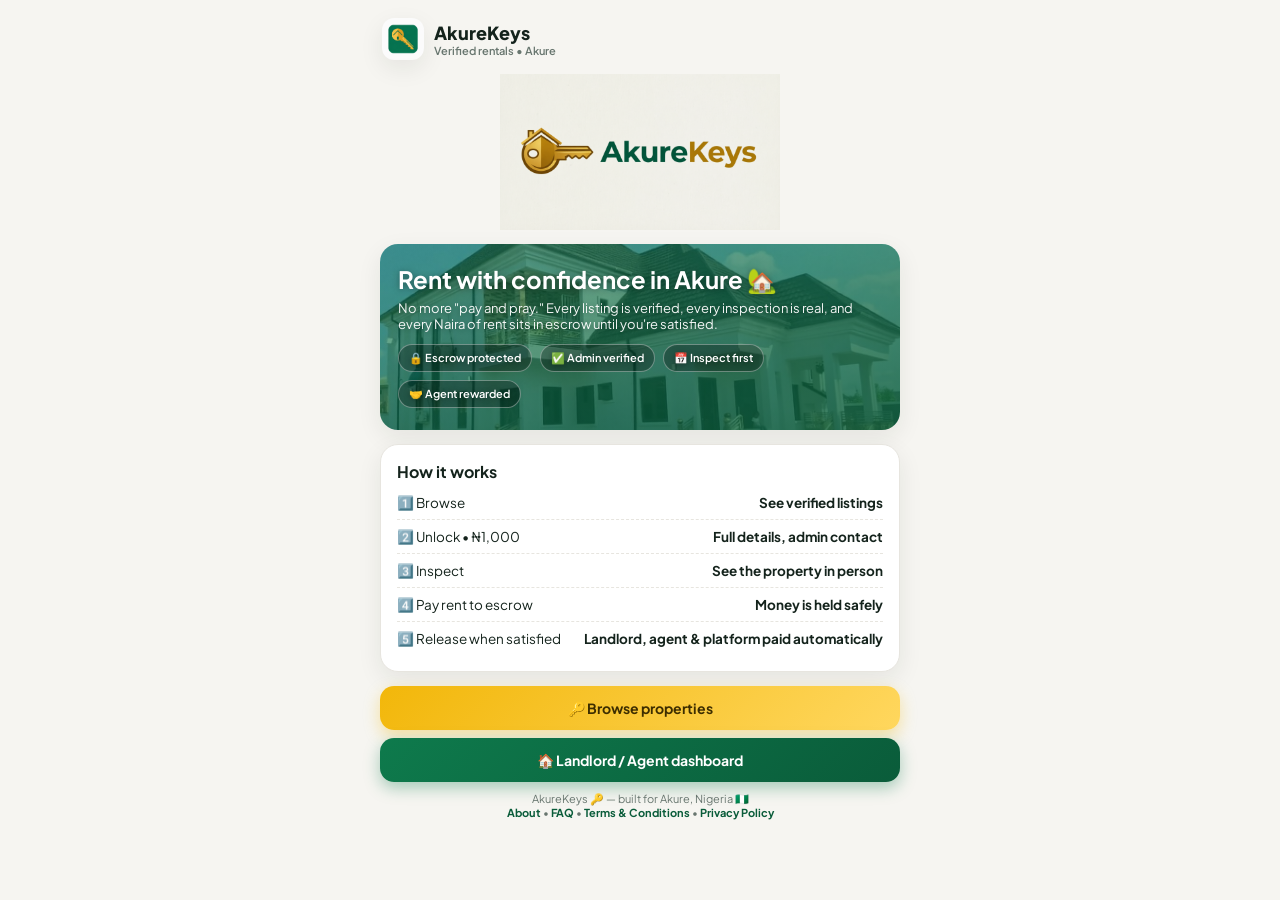
<file: index.html>
<!DOCTYPE html>
<html>
<head>
<meta charset="utf-8">
<meta name="viewport" content="width=device-width, initial-scale=1">
<title>AkureKeys — Rent with confidence</title>
<link rel="stylesheet" href="/akure.css">
<link rel="icon" href="/icon.png">
<style>.footer a{color:var(--brand-dark);font-weight:700;text-decoration:none}</style>
</head>
<body>
<div class="wrap">
<div class="topbar">
 <div class="logo">🔑</div>
 <div class="brand">AkureKeys<small>Verified rentals • Akure</small></div>
</div>
<img class="brandlogo" src="/logo.png" alt="AkureKeys">
<div class="hero">
 <h1>Rent with confidence in Akure 🏡</h1>
 <p>No more "pay and pray." Every listing is verified, every inspection is real, and every Naira of rent sits in escrow until you're satisfied.</p>
 <div class="chips"><span class="chip">🔒 Escrow protected</span><span class="chip">✅ Admin verified</span><span class="chip">📅 Inspect first</span><span class="chip">🤝 Agent rewarded</span></div>
</div>
<div class="card">
 <h2>How it works</h2>
 <div class="rowline"><span>1️⃣ Browse</span><b>See verified listings</b></div>
 <div class="rowline"><span>2️⃣ Unlock • ₦1,000</span><b>Full details, admin contact</b></div>
 <div class="rowline"><span>3️⃣ Inspect</span><b>See the property in person</b></div>
 <div class="rowline"><span>4️⃣ Pay rent to escrow</span><b>Money is held safely</b></div>
 <div class="rowline"><span>5️⃣ Release when satisfied</span><b>Landlord, agent & platform paid automatically</b></div>
</div>
<a href="/browse.html" style="text-decoration:none"><button class="btn btn-gold">🔑 Browse properties</button></a>
<a href="/dashboard.html" style="text-decoration:none"><button class="btn btn-primary">🏠 Landlord / Agent dashboard</button></a>
<div class="footer">
 AkureKeys 🔑 — built for Akure, Nigeria 🇳🇬<br>
 <a href="/about.html">About</a> • <a href="/faq.html">FAQ</a> • <a href="/terms.html">Terms & Conditions</a> • <a href="/privacy.html">Privacy Policy</a>
</div>
</div>
</body>
</html>
</file>
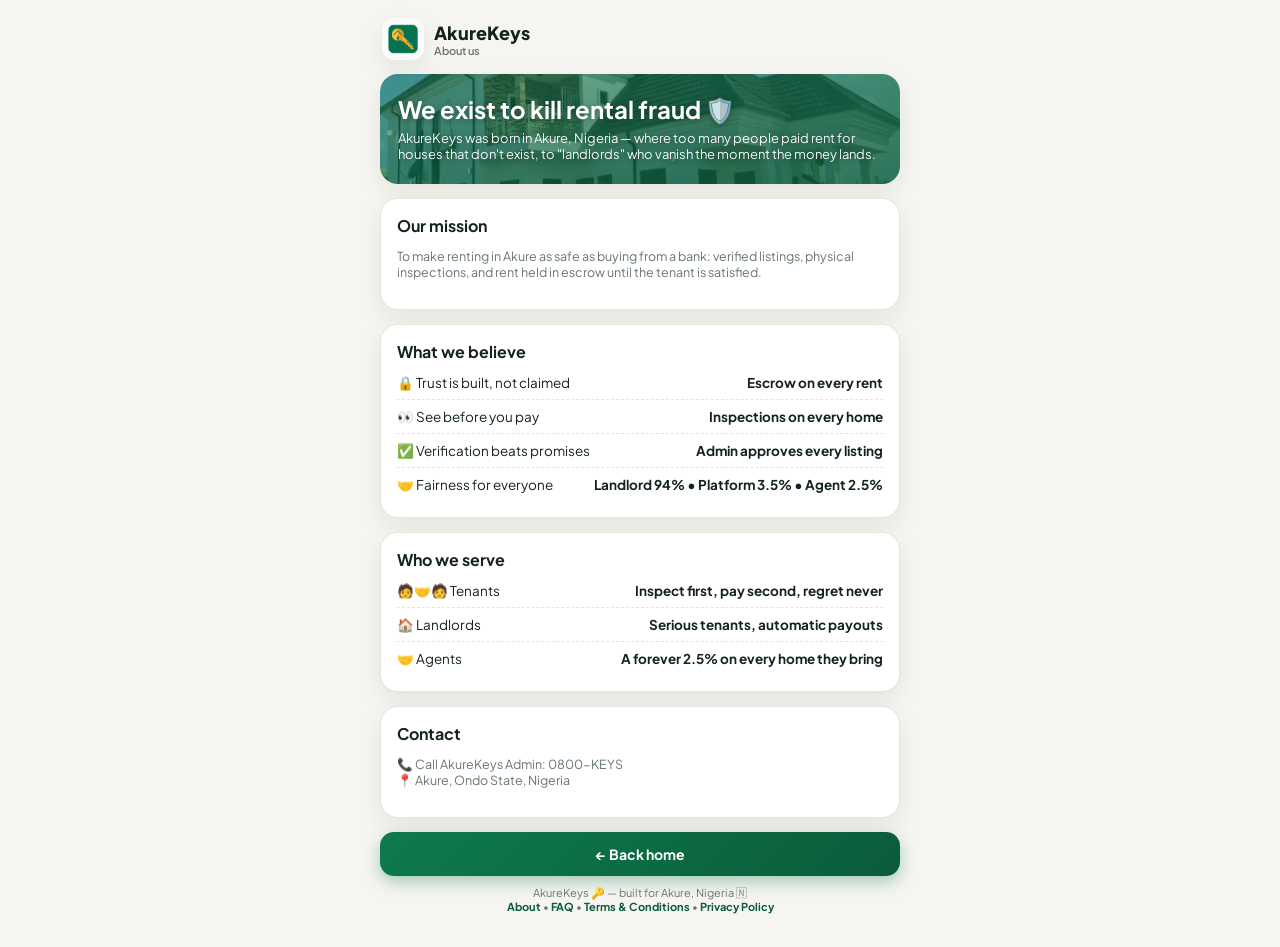
<file: about.html>
<!DOCTYPE html>
<html>
<head>
<meta charset="utf-8">
<meta name="viewport" content="width=device-width, initial-scale=1">
<title>About — AkureKeys</title>
<link rel="stylesheet" href="/akure.css">
<style>.footer a{color:var(--brand-dark);font-weight:700;text-decoration:none}</style>
</head>
<body>
<div class="wrap">
<div class="topbar">
 <div class="logo">🔑</div>
 <div class="brand">AkureKeys<small>About us</small></div>
</div>
<div class="hero">
 <h1>We exist to kill rental fraud 🛡️</h1>
 <p>AkureKeys was born in Akure, Nigeria — where too many people paid rent for houses that don't exist, to "landlords" who vanish the moment the money lands.</p>
</div>
<div class="card">
 <h2>Our mission</h2>
 <p class="muted">To make renting in Akure as safe as buying from a bank: verified listings, physical inspections, and rent held in escrow until the tenant is satisfied.</p>
</div>
<div class="card">
 <h2>What we believe</h2>
 <div class="rowline"><span>🔒 Trust is built, not claimed</span><b>Escrow on every rent</b></div>
 <div class="rowline"><span>👀 See before you pay</span><b>Inspections on every home</b></div>
 <div class="rowline"><span>✅ Verification beats promises</span><b>Admin approves every listing</b></div>
 <div class="rowline"><span>🤝 Fairness for everyone</span><b>Landlord 94% • Platform 3.5% • Agent 2.5%</b></div>
</div>
<div class="card">
 <h2>Who we serve</h2>
 <div class="rowline"><span>🧑🤝🧑 Tenants</span><b>Inspect first, pay second, regret never</b></div>
 <div class="rowline"><span>🏠 Landlords</span><b>Serious tenants, automatic payouts</b></div>
 <div class="rowline"><span>🤝 Agents</span><b>A forever 2.5% on every home they bring</b></div>
</div>
<div class="card">
 <h2>Contact</h2>
 <p class="muted">📞 Call AkureKeys Admin: 0800-KEYS<br>📍 Akure, Ondo State, Nigeria</p>
</div>
<a href="/" style="text-decoration:none"><button class="btn btn-primary">← Back home</button></a>
<div class="footer">
 AkureKeys 🔑 — built for Akure, Nigeria 🇳<br>
 <a href="/about.html">About</a> • <a href="/faq.html">FAQ</a> • <a href="/terms.html">Terms & Conditions</a> • <a href="/privacy.html">Privacy Policy</a>
</div>
</div>
</body>
</html>
</file>
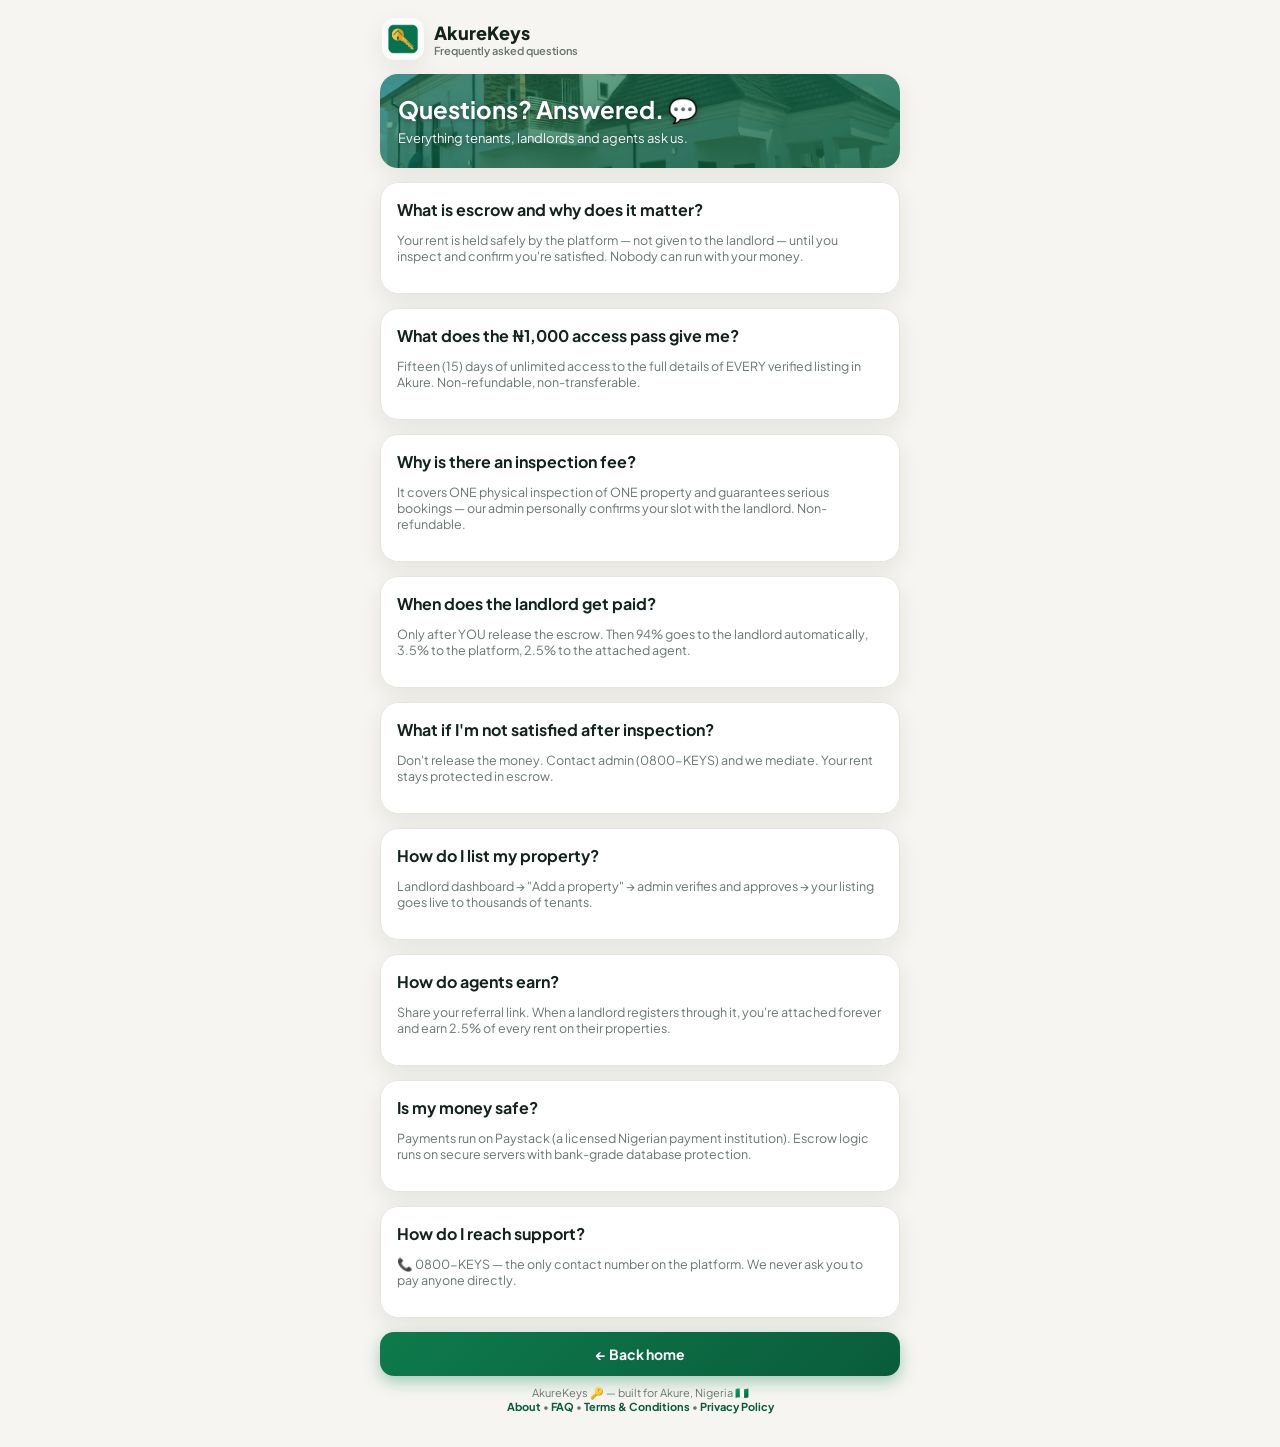
<file: faq.html>
<!DOCTYPE html>
<html>
<head>
<meta charset="utf-8">
<meta name="viewport" content="width=device-width, initial-scale=1">
<title>FAQ — AkureKeys</title>
<link rel="stylesheet" href="/akure.css">
<style>.footer a{color:var(--brand-dark);font-weight:700;text-decoration:none}.q{margin:0 0 4px;font-size:15px}</style>
</head>
<body>
<div class="wrap">
<div class="topbar">
 <div class="logo">❓</div>
 <div class="brand">AkureKeys<small>Frequently asked questions</small></div>
</div>
<div class="hero"><h1>Questions? Answered. 💬</h1><p>Everything tenants, landlords and agents ask us.</p></div>
<div class="card"><h2 class="q">What is escrow and why does it matter?</h2><p class="muted">Your rent is held safely by the platform — not given to the landlord — until you inspect and confirm you're satisfied. Nobody can run with your money.</p></div>
<div class="card"><h2 class="q">What does the ₦1,000 access pass give me?</h2><p class="muted">Fifteen (15) days of unlimited access to the full details of EVERY verified listing in Akure. Non-refundable, non-transferable.</p></div>
<div class="card"><h2 class="q">Why is there an inspection fee?</h2><p class="muted">It covers ONE physical inspection of ONE property and guarantees serious bookings — our admin personally confirms your slot with the landlord. Non-refundable.</p></div>
<div class="card"><h2 class="q">When does the landlord get paid?</h2><p class="muted">Only after YOU release the escrow. Then 94% goes to the landlord automatically, 3.5% to the platform, 2.5% to the attached agent.</p></div>
<div class="card"><h2 class="q">What if I'm not satisfied after inspection?</h2><p class="muted">Don't release the money. Contact admin (0800-KEYS) and we mediate. Your rent stays protected in escrow.</p></div>
<div class="card"><h2 class="q">How do I list my property?</h2><p class="muted">Landlord dashboard → "Add a property" → admin verifies and approves → your listing goes live to thousands of tenants.</p></div>
<div class="card"><h2 class="q">How do agents earn?</h2><p class="muted">Share your referral link. When a landlord registers through it, you're attached forever and earn 2.5% of every rent on their properties.</p></div>
<div class="card"><h2 class="q">Is my money safe?</h2><p class="muted">Payments run on Paystack (a licensed Nigerian payment institution). Escrow logic runs on secure servers with bank-grade database protection.</p></div>
<div class="card"><h2 class="q">How do I reach support?</h2><p class="muted">📞 0800-KEYS — the only contact number on the platform. We never ask you to pay anyone directly.</p></div>
<a href="/" style="text-decoration:none"><button class="btn btn-primary">← Back home</button></a>
<div class="footer">
 AkureKeys 🔑 — built for Akure, Nigeria 🇳🇬<br>
 <a href="/about.html">About</a> • <a href="/faq.html">FAQ</a> • <a href="/terms.html">Terms & Conditions</a> • <a href="/privacy.html">Privacy Policy</a>
</div>
</div>
</body>
</html>
</file>
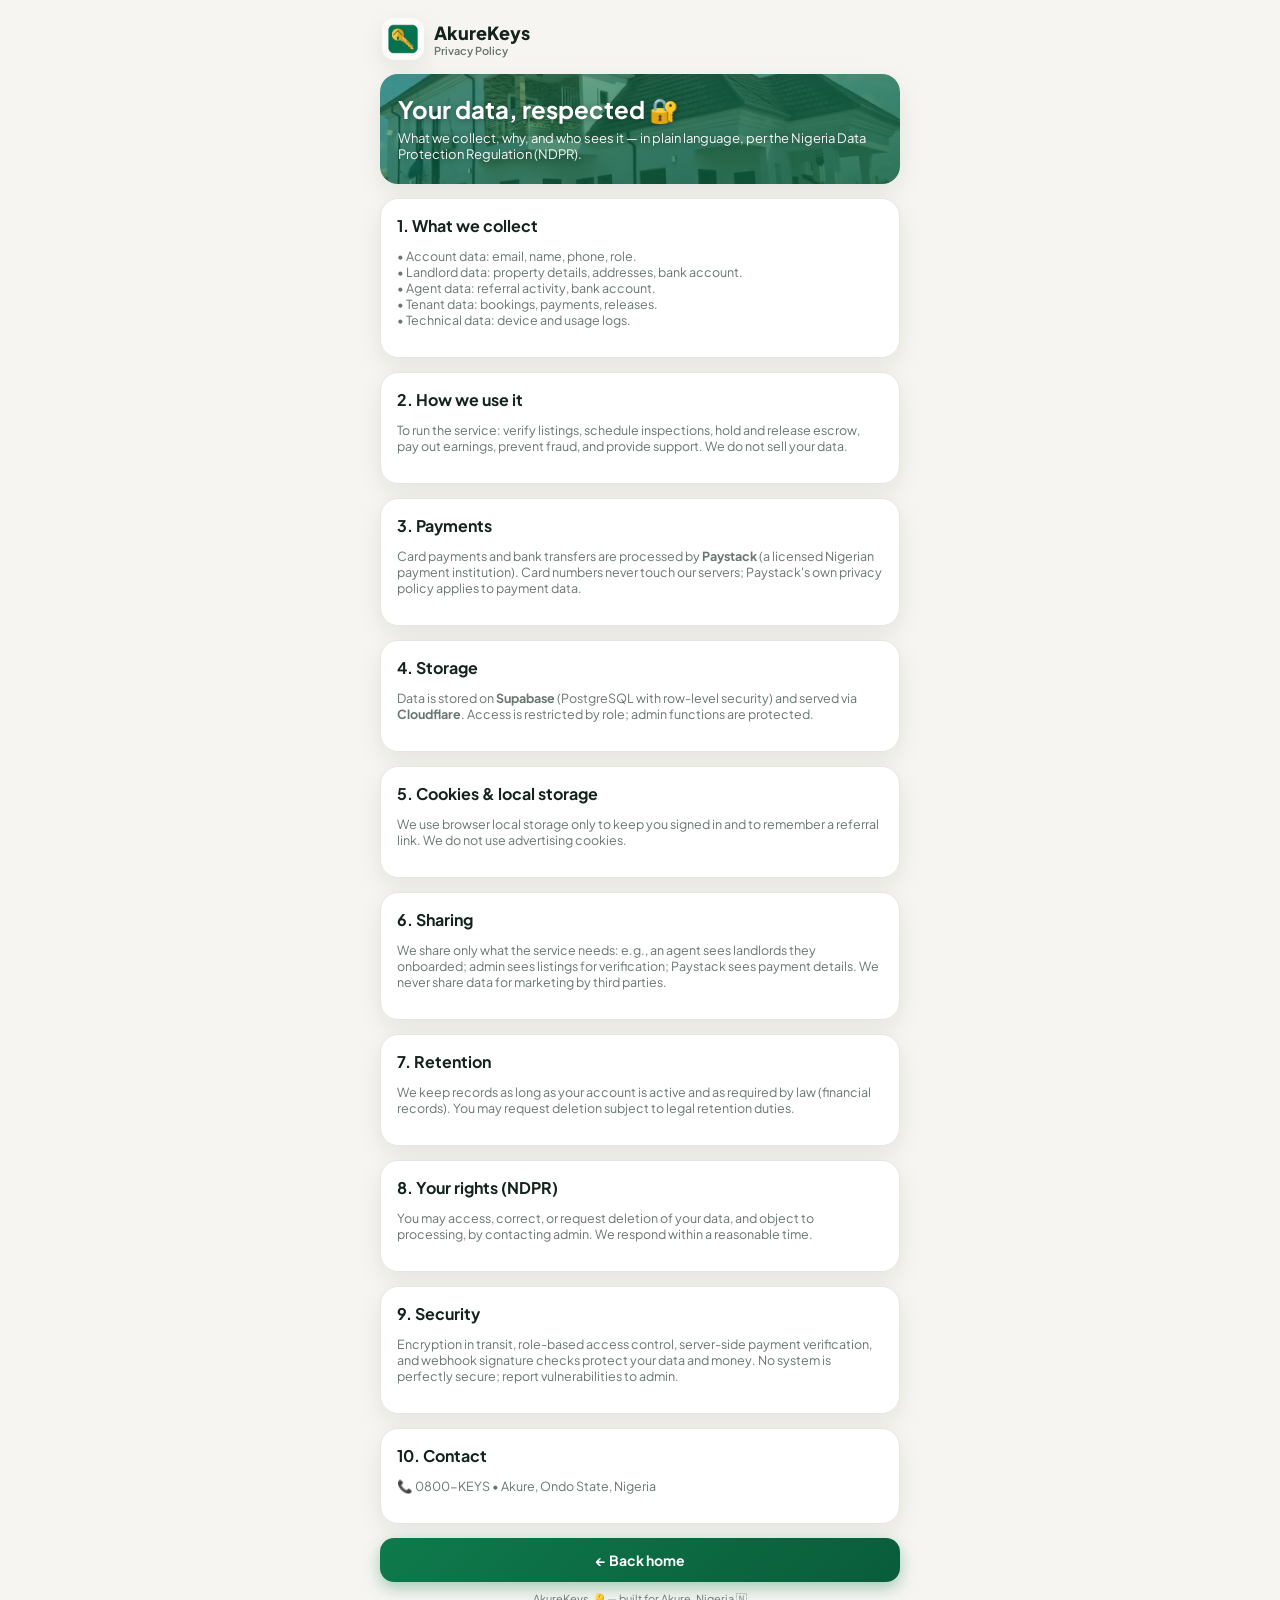
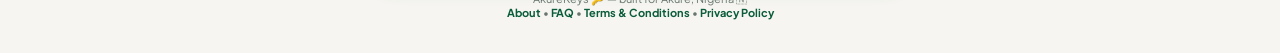
<file: privacy.html>
<!DOCTYPE html>
<html>
<head>
<meta charset="utf-8">
<meta name="viewport" content="width=device-width, initial-scale=1">
<title>Privacy Policy — AkureKeys</title>
<link rel="stylesheet" href="/akure.css">
<style>.footer a{color:var(--brand-dark);font-weight:700;text-decoration:none}</style>
</head>
<body>
<div class="wrap">
<div class="topbar">
 <div class="logo">🔐</div>
 <div class="brand">AkureKeys<small>Privacy Policy</small></div>
</div>
<div class="hero"><h1>Your data, respected 🔐</h1><p>What we collect, why, and who sees it — in plain language, per the Nigeria Data Protection Regulation (NDPR).</p></div>
<div class="card"><h2>1. What we collect</h2><p class="muted">• Account data: email, name, phone, role.<br>• Landlord data: property details, addresses, bank account.<br>• Agent data: referral activity, bank account.<br>• Tenant data: bookings, payments, releases.<br>• Technical data: device and usage logs.</p></div>
<div class="card"><h2>2. How we use it</h2><p class="muted">To run the service: verify listings, schedule inspections, hold and release escrow, pay out earnings, prevent fraud, and provide support. We do not sell your data.</p></div>
<div class="card"><h2>3. Payments</h2><p class="muted">Card payments and bank transfers are processed by <b>Paystack</b> (a licensed Nigerian payment institution). Card numbers never touch our servers; Paystack's own privacy policy applies to payment data.</p></div>
<div class="card"><h2>4. Storage</h2><p class="muted">Data is stored on <b>Supabase</b> (PostgreSQL with row-level security) and served via <b>Cloudflare</b>. Access is restricted by role; admin functions are protected.</p></div>
<div class="card"><h2>5. Cookies & local storage</h2><p class="muted">We use browser local storage only to keep you signed in and to remember a referral link. We do not use advertising cookies.</p></div>
<div class="card"><h2>6. Sharing</h2><p class="muted">We share only what the service needs: e.g., an agent sees landlords they onboarded; admin sees listings for verification; Paystack sees payment details. We never share data for marketing by third parties.</p></div>
<div class="card"><h2>7. Retention</h2><p class="muted">We keep records as long as your account is active and as required by law (financial records). You may request deletion subject to legal retention duties.</p></div>
<div class="card"><h2>8. Your rights (NDPR)</h2><p class="muted">You may access, correct, or request deletion of your data, and object to processing, by contacting admin. We respond within a reasonable time.</p></div>
<div class="card"><h2>9. Security</h2><p class="muted">Encryption in transit, role-based access control, server-side payment verification, and webhook signature checks protect your data and money. No system is perfectly secure; report vulnerabilities to admin.</p></div>
<div class="card"><h2>10. Contact</h2><p class="muted">📞 0800-KEYS • Akure, Ondo State, Nigeria</p></div>
<a href="/" style="text-decoration:none"><button class="btn btn-primary">← Back home</button></a>
<div class="footer">
 AkureKeys 🔑 — built for Akure, Nigeria 🇳<br>
 <a href="/about.html">About</a> • <a href="/faq.html">FAQ</a> • <a href="/terms.html">Terms & Conditions</a> • <a href="/privacy.html">Privacy Policy</a>
</div>
</div>
</body>
</html>
</file>
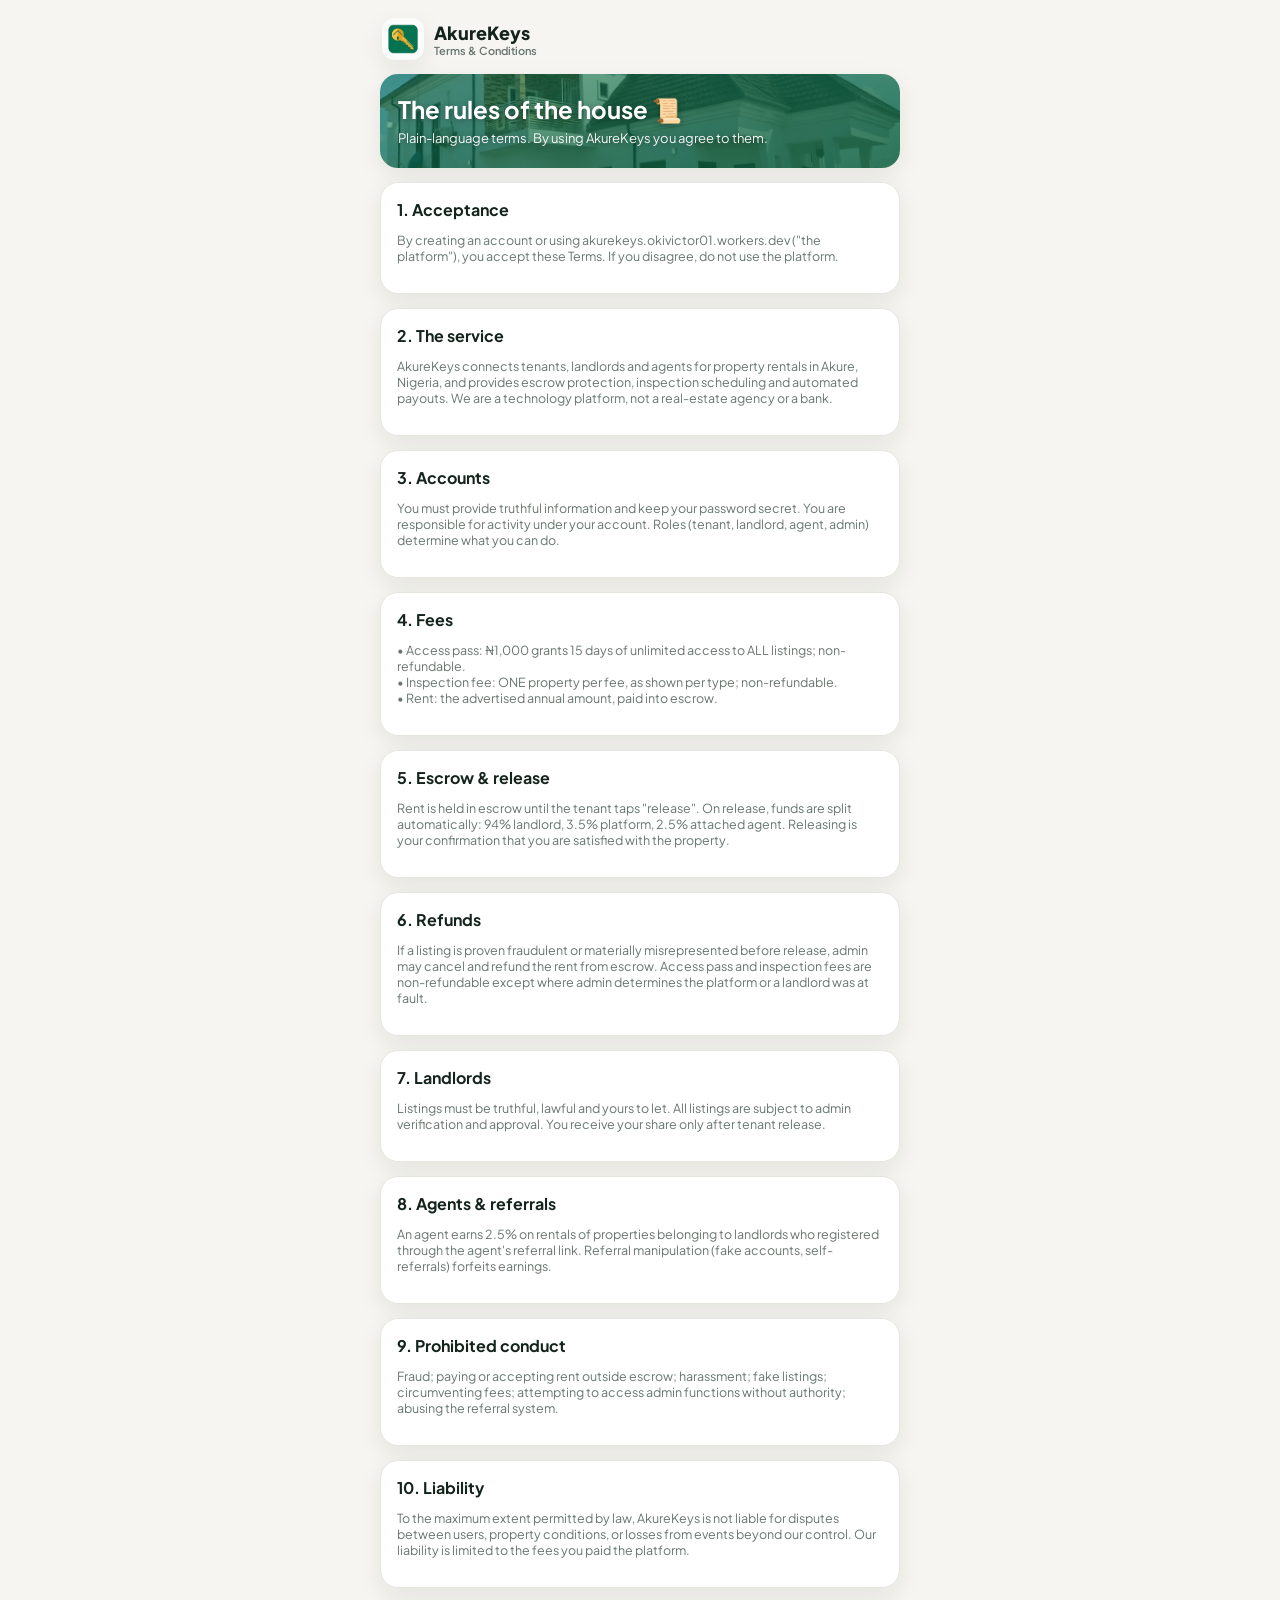
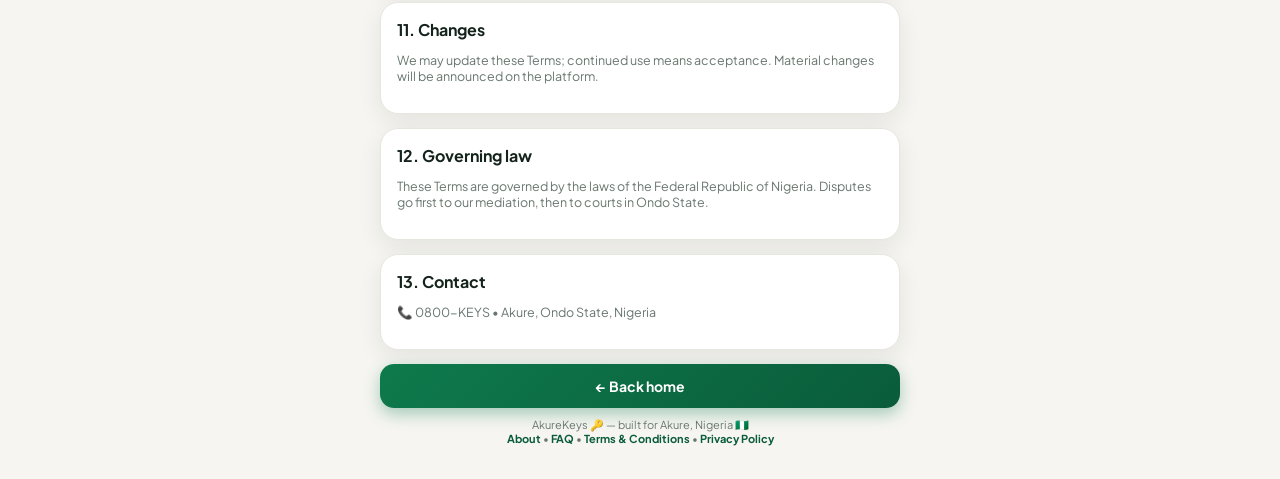
<file: terms.html>
<!DOCTYPE html>
<html>
<head>
<meta charset="utf-8">
<meta name="viewport" content="width=device-width, initial-scale=1">
<title>Terms & Conditions — AkureKeys</title>
<link rel="stylesheet" href="/akure.css">
<style>.footer a{color:var(--brand-dark);font-weight:700;text-decoration:none}</style>
</head>
<body>
<div class="wrap">
<div class="topbar">
 <div class="logo">⚖️</div>
 <div class="brand">AkureKeys<small>Terms & Conditions</small></div>
</div>
<div class="hero"><h1>The rules of the house 📜</h1><p>Plain-language terms. By using AkureKeys you agree to them.</p></div>
<div class="card"><h2>1. Acceptance</h2><p class="muted">By creating an account or using akurekeys.okivictor01.workers.dev ("the platform"), you accept these Terms. If you disagree, do not use the platform.</p></div>
<div class="card"><h2>2. The service</h2><p class="muted">AkureKeys connects tenants, landlords and agents for property rentals in Akure, Nigeria, and provides escrow protection, inspection scheduling and automated payouts. We are a technology platform, not a real-estate agency or a bank.</p></div>
<div class="card"><h2>3. Accounts</h2><p class="muted">You must provide truthful information and keep your password secret. You are responsible for activity under your account. Roles (tenant, landlord, agent, admin) determine what you can do.</p></div>
<div class="card"><h2>4. Fees</h2><p class="muted">• Access pass: ₦1,000 grants 15 days of unlimited access to ALL listings; non-refundable.<br>• Inspection fee: ONE property per fee, as shown per type; non-refundable.<br>• Rent: the advertised annual amount, paid into escrow.</p></div>
<div class="card"><h2>5. Escrow & release</h2><p class="muted">Rent is held in escrow until the tenant taps "release". On release, funds are split automatically: 94% landlord, 3.5% platform, 2.5% attached agent. Releasing is your confirmation that you are satisfied with the property.</p></div>
<div class="card"><h2>6. Refunds</h2><p class="muted">If a listing is proven fraudulent or materially misrepresented before release, admin may cancel and refund the rent from escrow. Access pass and inspection fees are non-refundable except where admin determines the platform or a landlord was at fault.</p></div>
<div class="card"><h2>7. Landlords</h2><p class="muted">Listings must be truthful, lawful and yours to let. All listings are subject to admin verification and approval. You receive your share only after tenant release.</p></div>
<div class="card"><h2>8. Agents & referrals</h2><p class="muted">An agent earns 2.5% on rentals of properties belonging to landlords who registered through the agent's referral link. Referral manipulation (fake accounts, self-referrals) forfeits earnings.</p></div>
<div class="card"><h2>9. Prohibited conduct</h2><p class="muted">Fraud; paying or accepting rent outside escrow; harassment; fake listings; circumventing fees; attempting to access admin functions without authority; abusing the referral system.</p></div>
<div class="card"><h2>10. Liability</h2><p class="muted">To the maximum extent permitted by law, AkureKeys is not liable for disputes between users, property conditions, or losses from events beyond our control. Our liability is limited to the fees you paid the platform.</p></div>
<div class="card"><h2>11. Changes</h2><p class="muted">We may update these Terms; continued use means acceptance. Material changes will be announced on the platform.</p></div>
<div class="card"><h2>12. Governing law</h2><p class="muted">These Terms are governed by the laws of the Federal Republic of Nigeria. Disputes go first to our mediation, then to courts in Ondo State.</p></div>
<div class="card"><h2>13. Contact</h2><p class="muted">📞 0800-KEYS • Akure, Ondo State, Nigeria</p></div>
<a href="/" style="text-decoration:none"><button class="btn btn-primary">← Back home</button></a>
<div class="footer">
 AkureKeys 🔑 — built for Akure, Nigeria 🇳🇬<br>
 <a href="/about.html">About</a> • <a href="/faq.html">FAQ</a> • <a href="/terms.html">Terms & Conditions</a> • <a href="/privacy.html">Privacy Policy</a>
</div>
</div>
</body>
</html>
</file>
<file: akure.css>
/* AkureKeys design system */
@import url('https://fonts.googleapis.com/css2?family=Plus+Jakarta+Sans:wght@400;600;700;800&display=swap');
:root{
 --bg:#f6f5f1; --card:#ffffff; --ink:#14231c; --muted:#68766f;
 --brand:#0e7a4c; --brand-dark:#0a5c3a; --gold:#f2b70a;
 --danger:#dc2626; --line:#e7e5df; --radius:18px;
 --shadow:0 8px 24px rgba(20,35,28,.08);
}
*{box-sizing:border-box}
body{font-family:'Plus Jakarta Sans',system-ui,sans-serif;background:var(--bg);color:var(--ink);margin:0;padding:14px;-webkit-font-smoothing:antialiased}
.wrap{max-width:520px;margin:0 auto}
.topbar{display:flex;align-items:center;gap:10px;margin:4px 2px 14px}
.logo{width:42px;height:42px;border-radius:12px;background:url('/icon.png') center/cover no-repeat #0a5c3a;font-size:0;box-shadow:var(--shadow)}
.brandlogo{width:100%;max-width:280px;display:block;margin:0 auto 14px;mix-blend-mode:multiply}
.brand{font-weight:800;font-size:18px}
.brand small{display:block;font-weight:600;color:var(--muted);font-size:11px}
.hero{background:linear-gradient(160deg,rgba(14,122,76,.55) 0%,rgba(10,92,58,.82) 100%),url('/hero.jpg') center/cover no-repeat;color:#fff;border-radius:var(--radius);padding:22px 18px;box-shadow:var(--shadow);margin-bottom:14px;text-shadow:0 1px 6px rgba(0,0,0,.35)}
.hero h1{margin:0 0 6px;font-size:24px;line-height:1.15}
.hero p{margin:0;opacity:.95;font-size:13px}
.chips{display:flex;gap:8px;flex-wrap:wrap;margin-top:12px}
.chip{background:rgba(0,0,0,.28);border:1px solid rgba(255,255,255,.35);padding:6px 10px;border-radius:999px;font-size:11px;font-weight:600}
.card{background:var(--card);border:1px solid var(--line);border-radius:var(--radius);padding:16px;box-shadow:var(--shadow);margin:0 0 14px}
.card h2{margin:0 0 4px;font-size:16px}
.muted{color:var(--muted);font-size:12.5px}
.price{font-weight:800;color:var(--brand-dark)}
.pill{display:inline-block;padding:4px 10px;border-radius:999px;font-size:11px;font-weight:700;background:#e8f5ee;color:var(--brand-dark)}
.pill.gold{background:#fdf3d7;color:#8a6400}
.pill.red{background:#fee2e2;color:#991b1b}
.rowline{display:flex;justify-content:space-between;align-items:center;gap:8px;padding:8px 0;border-bottom:1px dashed var(--line);font-size:13.5px}
.rowline:last-child{border-bottom:none}
.btn{display:block;width:100%;text-align:center;border:none;border-radius:14px;padding:13px 16px;font:inherit;font-weight:700;font-size:14px;cursor:pointer;margin-top:8px;transition:transform .06s}
.btn:active{transform:scale(.98)}
.btn-primary{background:linear-gradient(135deg,var(--brand),var(--brand-dark));color:#fff;box-shadow:0 6px 16px rgba(14,122,76,.35)}
.btn-gold{background:linear-gradient(135deg,var(--gold),#ffd75e);color:#3d2e00;box-shadow:0 6px 16px rgba(242,183,10,.35)}
.btn-ghost{background:#fff;border:1.5px solid var(--line);color:var(--ink)}
.btn-danger{background:var(--danger);color:#fff}
.btn-gray{background:#64748b;color:#fff}
input,select,textarea{width:100%;padding:12px;margin:5px 0;border:1.5px solid var(--line);border-radius:12px;font:inherit;font-size:14px;background:#fff}
input:focus,select:focus{outline:none;border-color:var(--brand)}
.msg{margin:0 0 12px;padding:12px;border-radius:12px;font-size:12.5px;font-family:ui-monospace,monospace;white-space:pre-wrap;word-break:break-all}
.msg.ok{background:#e8f5ee;color:#14532d;border:1px solid #bbe5cb}
.msg.err{background:#fee2e2;color:#991b1b;border:1px solid #f6c9c9}
.hide{display:none}
.thumb{width:100%;height:110px;border-radius:14px;display:flex;align-items:center;justify-content:center;font-size:44px;margin-bottom:10px;background:linear-gradient(135deg,#eef7f1,#f9f4e3)}
.footer{text-align:center;color:var(--muted);font-size:11px;padding:10px 0 20px}
</file>
